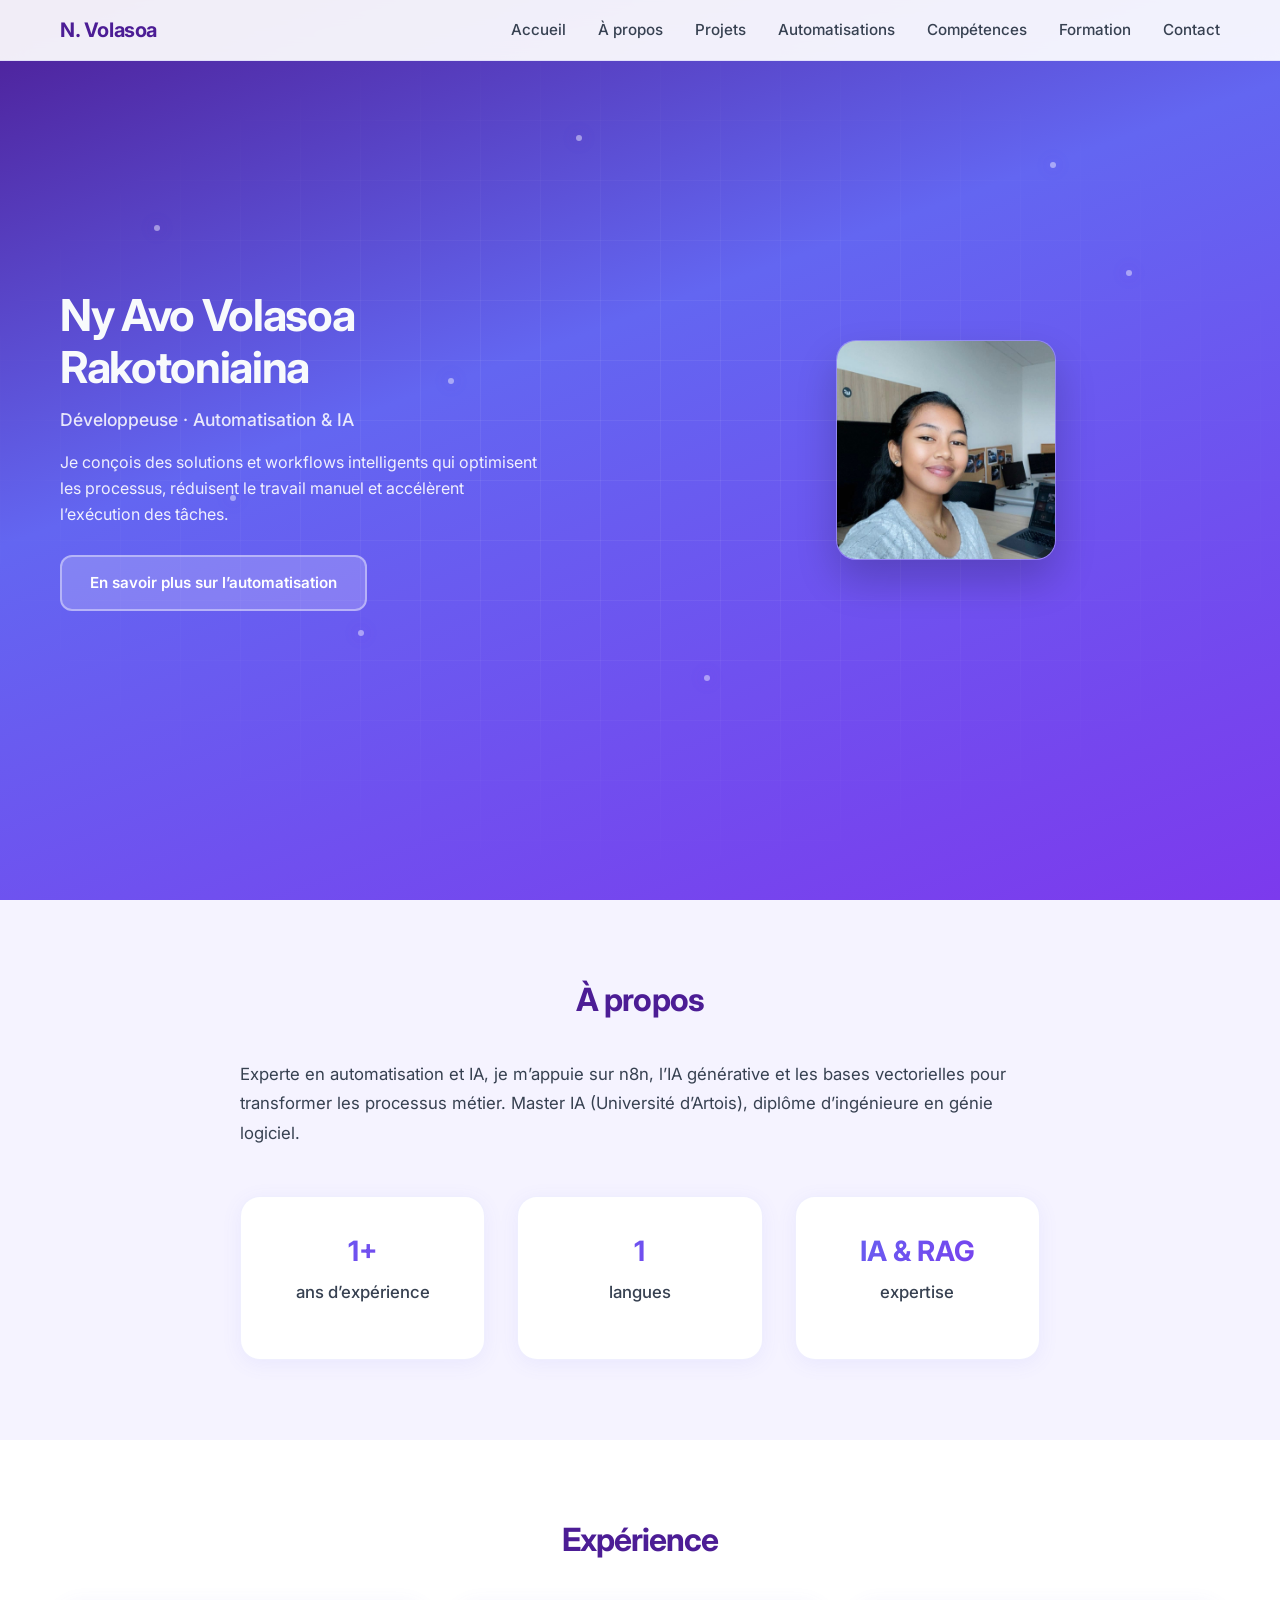
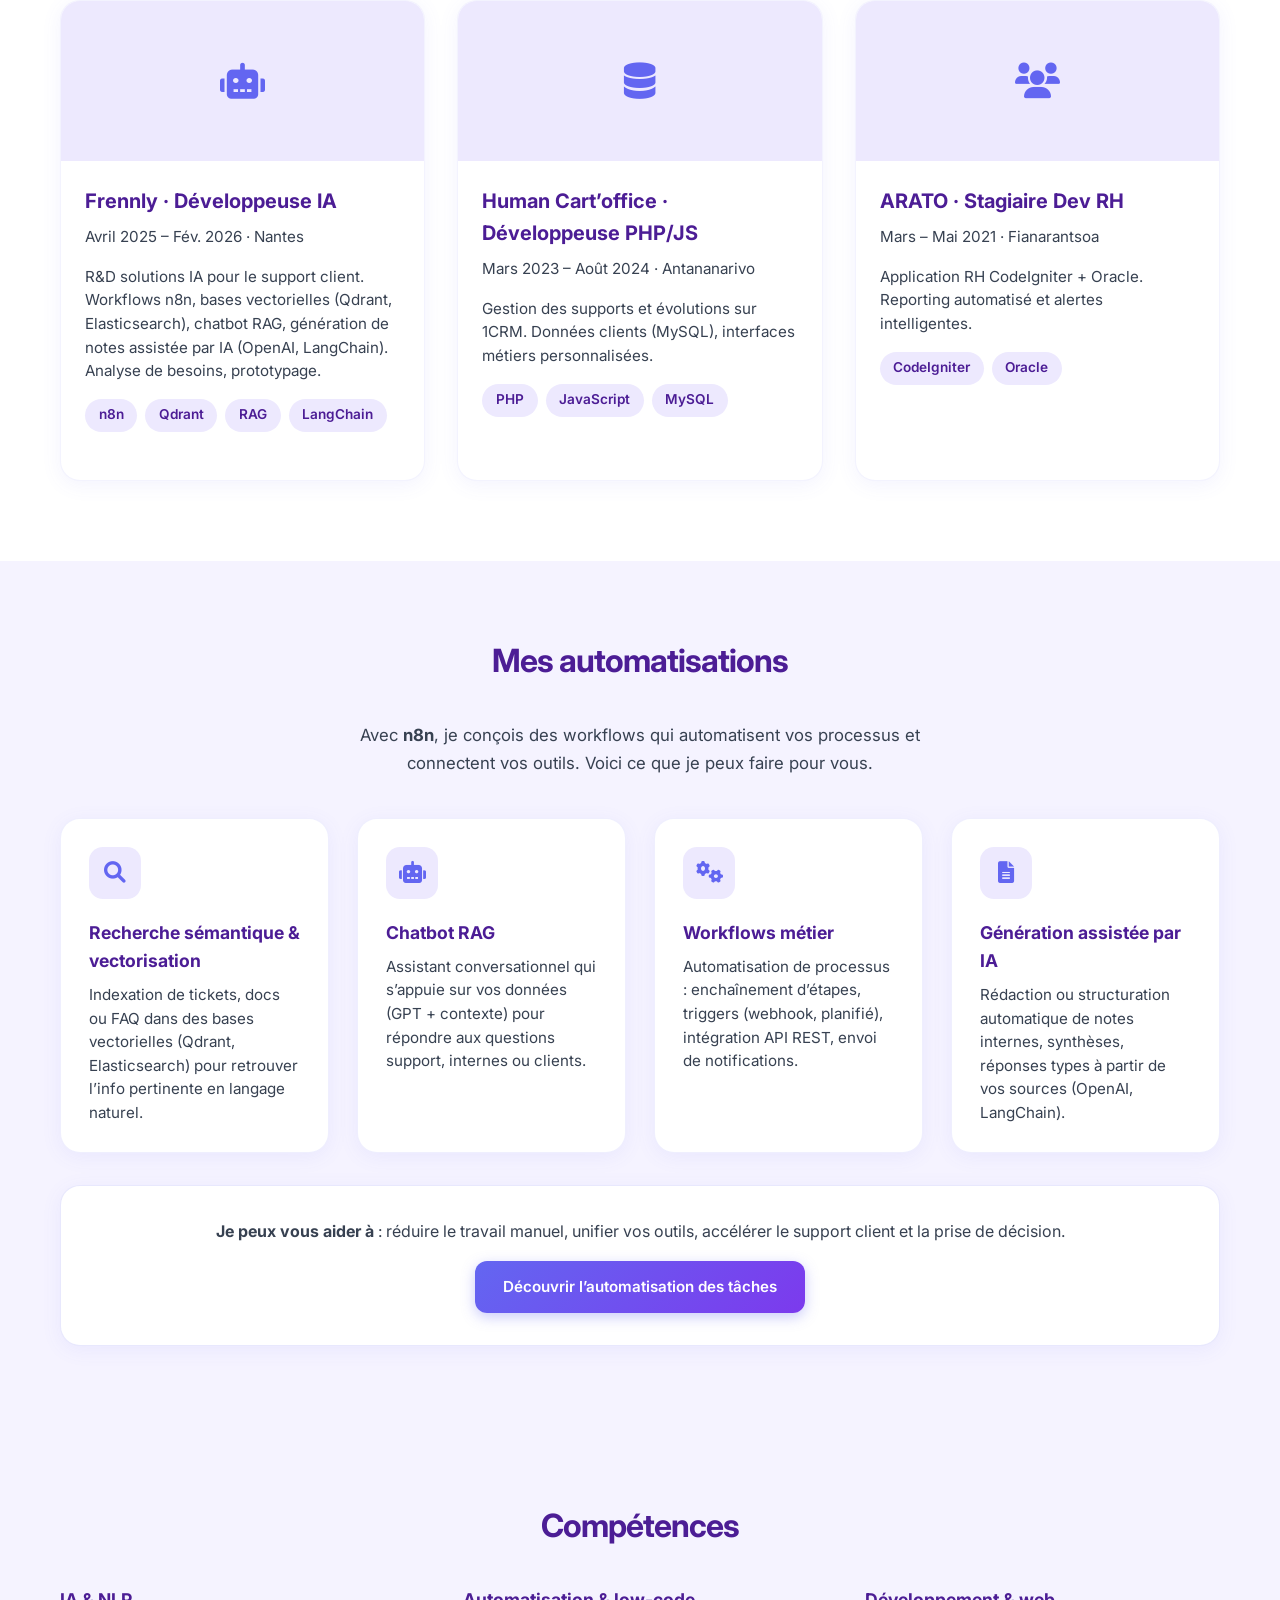
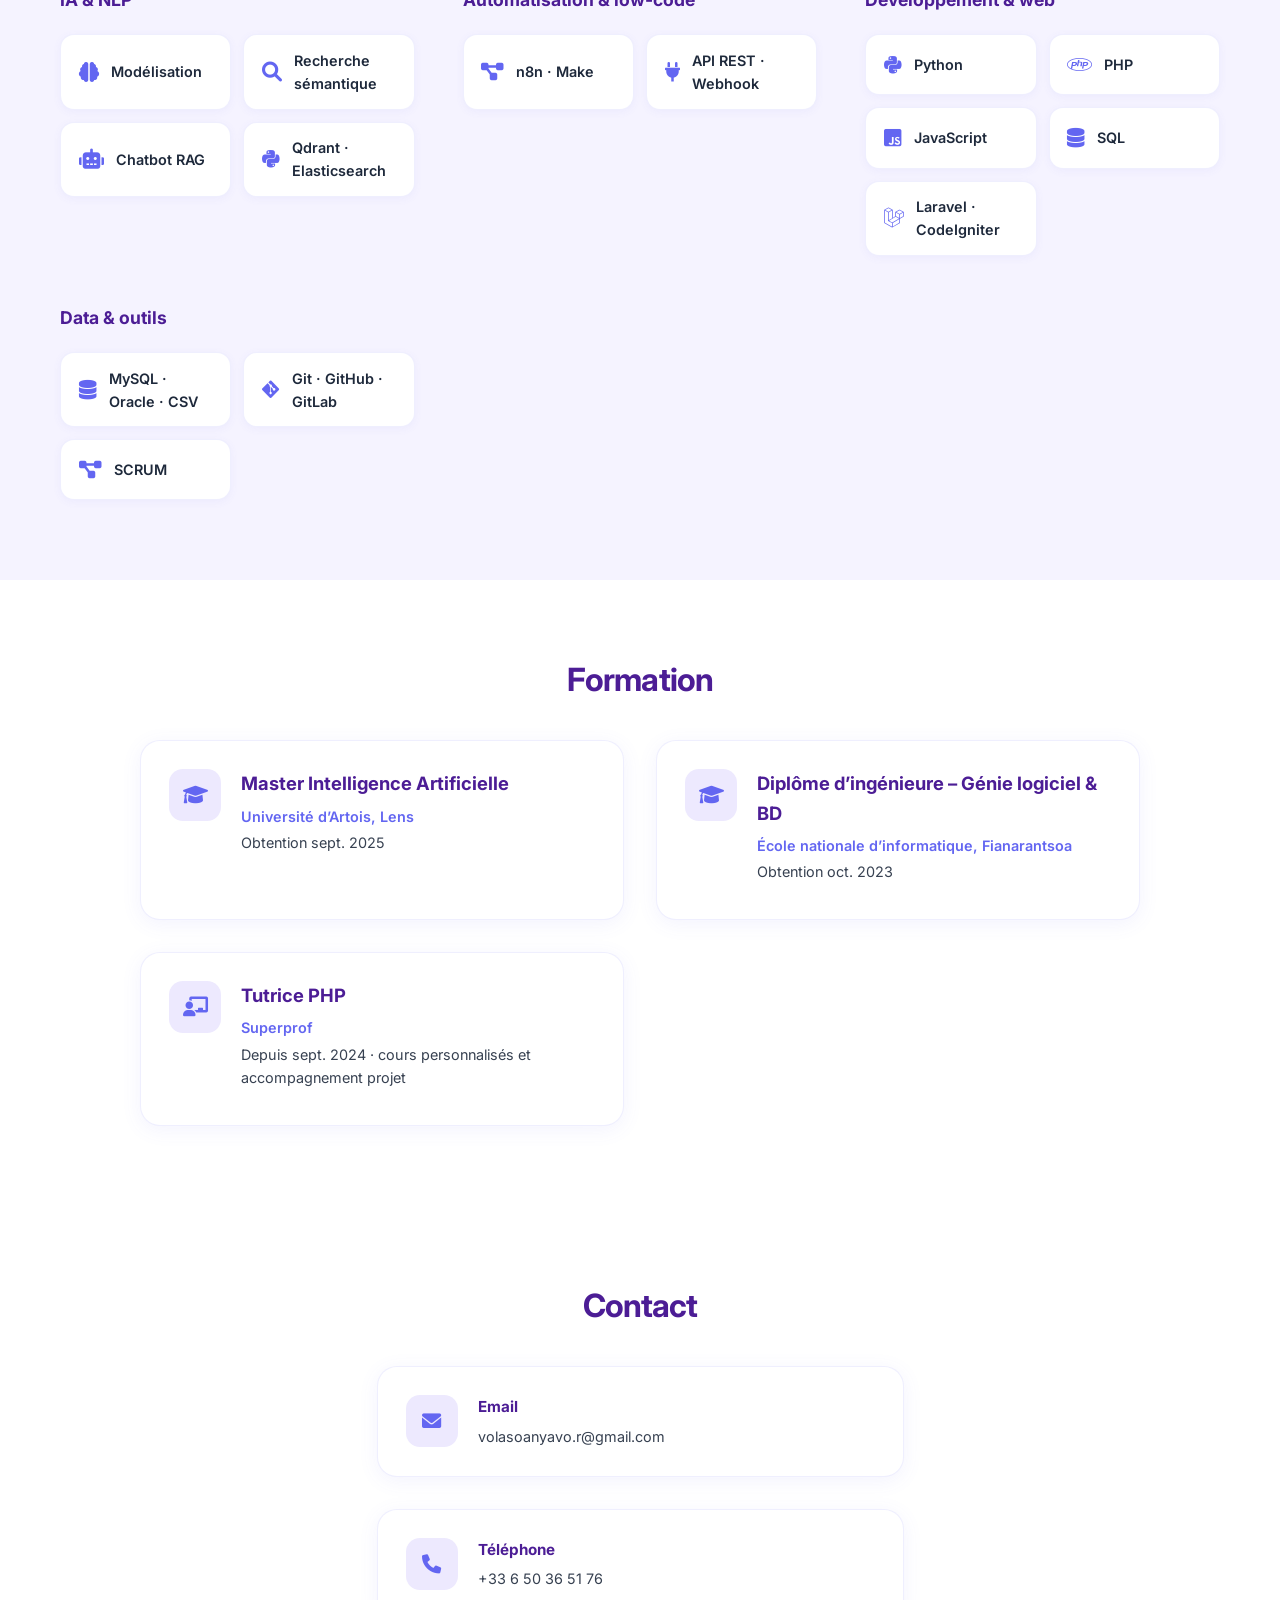
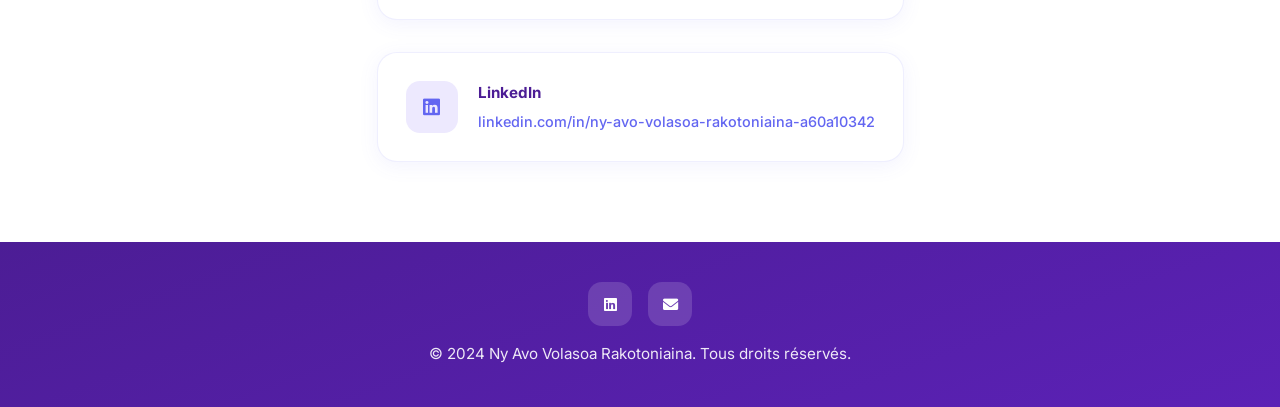
<file: index.html>
<!DOCTYPE html>
<html lang="fr">
<head>
    <meta charset="UTF-8">
    <meta name="viewport" content="width=device-width, initial-scale=1.0">
    <title>Ny Avo Volasoa Rakotoniaina - Portfolio</title>
    <link rel="stylesheet" href="styles.css">
    <link href="https://cdnjs.cloudflare.com/ajax/libs/font-awesome/6.0.0/css/all.min.css" rel="stylesheet">
    <link href="https://fonts.googleapis.com/css2?family=Inter:wght@400;500;600;700&display=swap" rel="stylesheet">
</head>
<body>
    <nav class="navbar">
        <div class="nav-container">
            <div class="nav-logo"><a href="index.html#home">N. Volasoa</a></div>
            <ul class="nav-menu">
                <li class="nav-item"><a href="#home" class="nav-link">Accueil</a></li>
                <li class="nav-item"><a href="#about" class="nav-link">À propos</a></li>
                <li class="nav-item"><a href="#projects" class="nav-link">Projets</a></li>
                <li class="nav-item"><a href="#automations" class="nav-link">Automatisations</a></li>
                <li class="nav-item"><a href="#skills" class="nav-link">Compétences</a></li>
                <li class="nav-item"><a href="#education" class="nav-link">Formation</a></li>
                <li class="nav-item"><a href="#contact" class="nav-link">Contact</a></li>
            </ul>
            <div class="hamburger">
                <span class="bar"></span>
                <span class="bar"></span>
                <span class="bar"></span>
            </div>
        </div>
    </nav>

    <section id="home" class="hero">
        <div class="hero-bg" aria-hidden="true">
            <div class="hero-bg-gradient"></div>
            <div class="hero-bg-grid"></div>
            <div class="hero-bg-nodes">
                <span class="node node-1"></span><span class="node node-2"></span><span class="node node-3"></span>
                <span class="node node-4"></span><span class="node node-5"></span><span class="node node-6"></span>
                <span class="node node-7"></span><span class="node node-8"></span><span class="node node-9"></span>
            </div>
        </div>
        <div class="hero-container">
            <div class="hero-content">
                <h1 class="hero-title">Ny Avo Volasoa <span class="highlight">Rakotoniaina</span></h1>
                <p class="hero-subtitle">Développeuse · Automatisation & IA</p>
                <p class="hero-description">Je conçois des solutions et workflows intelligents qui optimisent les processus, réduisent le travail manuel et accélèrent l’exécution des tâches.</p>
                <div class="hero-buttons">
                    <a href="automatisation.html" class="btn btn-automatisation">En savoir plus sur l’automatisation</a>
                </div>
            </div>
            <div class="hero-image">
                <div class="profile-card">
                    <div class="profile-image">
                        <img src="WhatsApp Image 2025-06-16 à 22.11.07_36542f91.jpg" alt="Photo de profil" class="profile-img">
                    </div>
                </div>
            </div>
        </div>
    </section>

    <section id="about" class="about">
        <div class="container">
            <h2 class="section-title">À propos</h2>
            <div class="about-content">
                <div class="about-text">
                    <p>Experte en automatisation et IA, je m’appuie sur n8n, l’IA générative et les bases vectorielles pour transformer les processus métier. Master IA (Université d’Artois), diplôme d’ingénieure en génie logiciel.</p>
                    <div class="about-stats">
                        <div class="stat"><h3>4+</h3><p>ans d’expérience</p></div>
                        <div class="stat"><h3>3</h3><p>langues</p></div>
                        <div class="stat"><h3>IA & RAG</h3><p>expertise</p></div>
                    </div>
                </div>
            </div>
        </div>
    </section>

    <section id="projects" class="projects">
        <div class="container">
            <h2 class="section-title">Expérience</h2>
            <div class="projects-grid">
                <div class="project-card">
                    <div class="project-image"><i class="fas fa-robot"></i></div>
                    <div class="project-content">
                        <h3>Frennly · Développeuse IA</h3>
                        <p class="project-meta">Avril 2025 – Fév. 2026 · Nantes</p>
                        <p>R&D solutions IA pour le support client. Workflows n8n, bases vectorielles (Qdrant, Elasticsearch), chatbot RAG, génération de notes assistée par IA (OpenAI, LangChain). Analyse de besoins, prototypage.</p>
                        <div class="project-tech"><span class="tech-tag">n8n</span><span class="tech-tag">Qdrant</span><span class="tech-tag">RAG</span><span class="tech-tag">LangChain</span></div>
                    </div>
                </div>
                <div class="project-card">
                    <div class="project-image"><i class="fas fa-database"></i></div>
                    <div class="project-content">
                        <h3>Human Cart’office · Développeuse PHP/JS</h3>
                        <p class="project-meta">Mars 2023 – Août 2024 · Antananarivo</p>
                        <p>Gestion des supports et évolutions sur 1CRM. Données clients (MySQL), interfaces métiers personnalisées.</p>
                        <div class="project-tech"><span class="tech-tag">PHP</span><span class="tech-tag">JavaScript</span><span class="tech-tag">MySQL</span></div>
                    </div>
                </div>
                <div class="project-card">
                    <div class="project-image"><i class="fas fa-users"></i></div>
                    <div class="project-content">
                        <h3>ARATO · Stagiaire Dev RH</h3>
                        <p class="project-meta">Mars – Mai 2021 · Fianarantsoa</p>
                        <p>Application RH CodeIgniter + Oracle. Reporting automatisé et alertes intelligentes.</p>
                        <div class="project-tech"><span class="tech-tag">CodeIgniter</span><span class="tech-tag">Oracle</span></div>
                    </div>
                </div>
            </div>
        </div>
    </section>

    <section id="automations" class="automations">
        <div class="container">
            <h2 class="section-title">Mes automatisations</h2>
            <p class="section-intro">Avec <strong>n8n</strong>, je conçois des workflows qui automatisent vos processus et connectent vos outils. Voici ce que je peux faire pour vous.</p>
            <div class="automations-grid">
                <div class="auto-card">
                    <div class="auto-icon"><i class="fas fa-search"></i></div>
                    <h3>Recherche sémantique & vectorisation</h3>
                    <p>Indexation de tickets, docs ou FAQ dans des bases vectorielles (Qdrant, Elasticsearch) pour retrouver l’info pertinente en langage naturel.</p>
                </div>
                <div class="auto-card">
                    <div class="auto-icon"><i class="fas fa-robot"></i></div>
                    <h3>Chatbot RAG</h3>
                    <p>Assistant conversationnel qui s’appuie sur vos données (GPT + contexte) pour répondre aux questions support, internes ou clients.</p>
                </div>
                <div class="auto-card">
                    <div class="auto-icon"><i class="fas fa-cogs"></i></div>
                    <h3>Workflows métier</h3>
                    <p>Automatisation de processus : enchaînement d’étapes, triggers (webhook, planifié), intégration API REST, envoi de notifications.</p>
                </div>
                <div class="auto-card">
                    <div class="auto-icon"><i class="fas fa-file-alt"></i></div>
                    <h3>Génération assistée par IA</h3>
                    <p>Rédaction ou structuration automatique de notes internes, synthèses, réponses types à partir de vos sources (OpenAI, LangChain).</p>
                </div>
            </div>
            <div class="automations-cta">
                <p><strong>Je peux vous aider à</strong> : réduire le travail manuel, unifier vos outils, accélérer le support client et la prise de décision.</p>
                <a href="automatisation.html" class="btn btn-automatisation-inline">Découvrir l’automatisation des tâches</a>
            </div>
        </div>
    </section>

    <section id="skills" class="skills">
        <div class="container">
            <h2 class="section-title">Compétences</h2>
            <div class="skills-content">
                <div class="skills-category">
                    <h3>IA & NLP</h3>
                    <div class="skills-grid">
                        <div class="skill-item"><div class="skill-icon"><i class="fas fa-brain"></i></div><span>Modélisation</span></div>
                        <div class="skill-item"><div class="skill-icon"><i class="fas fa-search"></i></div><span>Recherche sémantique</span></div>
                        <div class="skill-item"><div class="skill-icon"><i class="fas fa-robot"></i></div><span>Chatbot RAG</span></div>
                        <div class="skill-item"><div class="skill-icon"><i class="fab fa-python"></i></div><span>Qdrant · Elasticsearch</span></div>
                    </div>
                </div>
                <div class="skills-category">
                    <h3>Automatisation & low-code</h3>
                    <div class="skills-grid">
                        <div class="skill-item"><div class="skill-icon"><i class="fas fa-project-diagram"></i></div><span>n8n · Make</span></div>
                        <div class="skill-item"><div class="skill-icon"><i class="fas fa-plug"></i></div><span>API REST · Webhook</span></div>
                    </div>
                </div>
                <div class="skills-category">
                    <h3>Développement & web</h3>
                    <div class="skills-grid">
                        <div class="skill-item"><div class="skill-icon"><i class="fab fa-python"></i></div><span>Python</span></div>
                        <div class="skill-item"><div class="skill-icon"><i class="fab fa-php"></i></div><span>PHP</span></div>
                        <div class="skill-item"><div class="skill-icon"><i class="fab fa-js-square"></i></div><span>JavaScript</span></div>
                        <div class="skill-item"><div class="skill-icon"><i class="fas fa-database"></i></div><span>SQL</span></div>
                        <div class="skill-item"><div class="skill-icon"><i class="fab fa-laravel"></i></div><span>Laravel · CodeIgniter</span></div>
                    </div>
                </div>
                <div class="skills-category">
                    <h3>Data & outils</h3>
                    <div class="skills-grid">
                        <div class="skill-item"><div class="skill-icon"><i class="fas fa-database"></i></div><span>MySQL · Oracle · CSV</span></div>
                        <div class="skill-item"><div class="skill-icon"><i class="fab fa-git-alt"></i></div><span>Git · GitHub · GitLab</span></div>
                        <div class="skill-item"><div class="skill-icon"><i class="fas fa-project-diagram"></i></div><span>SCRUM</span></div>
                    </div>
                </div>
            </div>
        </div>
    </section>

    <section id="education" class="education">
        <div class="container">
            <h2 class="section-title">Formation</h2>
            <div class="education-content">
                <div class="education-grid">
                    <div class="education-card">
                        <div class="education-icon"><i class="fas fa-graduation-cap"></i></div>
                        <div class="education-details">
                            <h3>Master Intelligence Artificielle</h3>
                            <p class="education-school">Université d’Artois, Lens</p>
                            <p class="education-date">Obtention sept. 2025</p>
                        </div>
                    </div>
                    <div class="education-card">
                        <div class="education-icon"><i class="fas fa-graduation-cap"></i></div>
                        <div class="education-details">
                            <h3>Diplôme d’ingénieure – Génie logiciel & BD</h3>
                            <p class="education-school">École nationale d’informatique, Fianarantsoa</p>
                            <p class="education-date">Obtention oct. 2023</p>
                        </div>
                    </div>
                    <div class="education-card">
                        <div class="education-icon"><i class="fas fa-chalkboard-teacher"></i></div>
                        <div class="education-details">
                            <h3>Tutrice PHP</h3>
                            <p class="education-school">Superprof</p>
                            <p class="education-date">Depuis sept. 2024 · cours personnalisés et accompagnement projet</p>
                        </div>
                    </div>
                </div>
            </div>
        </div>
    </section>

    <!-- Section Contact -->
    <section id="contact" class="contact">
        <div class="container">
            <h2 class="section-title">Contact</h2>
            <div class="contact-content">
                <div class="contact-info">
                    <div class="contact-item">
                        <div class="contact-icon">
                            <i class="fas fa-envelope"></i>
                        </div>
                        <div class="contact-details">
                            <h3>Email</h3>
                            <p>volasoanyavo.r@gmail.com</p>
                        </div>
                    </div>
                    <div class="contact-item">
                        <div class="contact-icon"><i class="fas fa-phone"></i></div>
                        <div class="contact-details">
                            <h3>Téléphone</h3>
                            <p>+33 6 50 36 51 76</p>
                        </div>
                    </div>
                    <div class="contact-item">
                        <div class="contact-icon">
                            <i class="fab fa-linkedin"></i>
                        </div>
                        <div class="contact-details">
                            <h3>LinkedIn</h3>
                            <p><a href="https://www.linkedin.com/in/ny-avo-volasoa-rakotoniaina-a60a10342" target="_blank" rel="noopener">linkedin.com/in/ny-avo-volasoa-rakotoniaina-a60a10342</a></p>
                        </div>
                    </div>
                </div>
            </div>
        </div>
    </section>

    <!-- Footer -->
    <footer class="footer">
        <div class="container">
            <div class="footer-content">
                <div class="footer-social">
                    <a href="https://www.linkedin.com/in/ny-avo-volasoa-rakotoniaina-a60a10342" class="social-link" target="_blank" rel="noopener"><i class="fab fa-linkedin"></i></a>
                    <a href="mailto:volasoanyavo.r@gmail.com" class="social-link"><i class="fas fa-envelope"></i></a>
                </div>
                <p>&copy; 2024 Ny Avo Volasoa Rakotoniaina. Tous droits réservés.</p>
            </div>
        </div>
    </footer>

    <script src="script.js"></script>
</body>
</html>
</file>
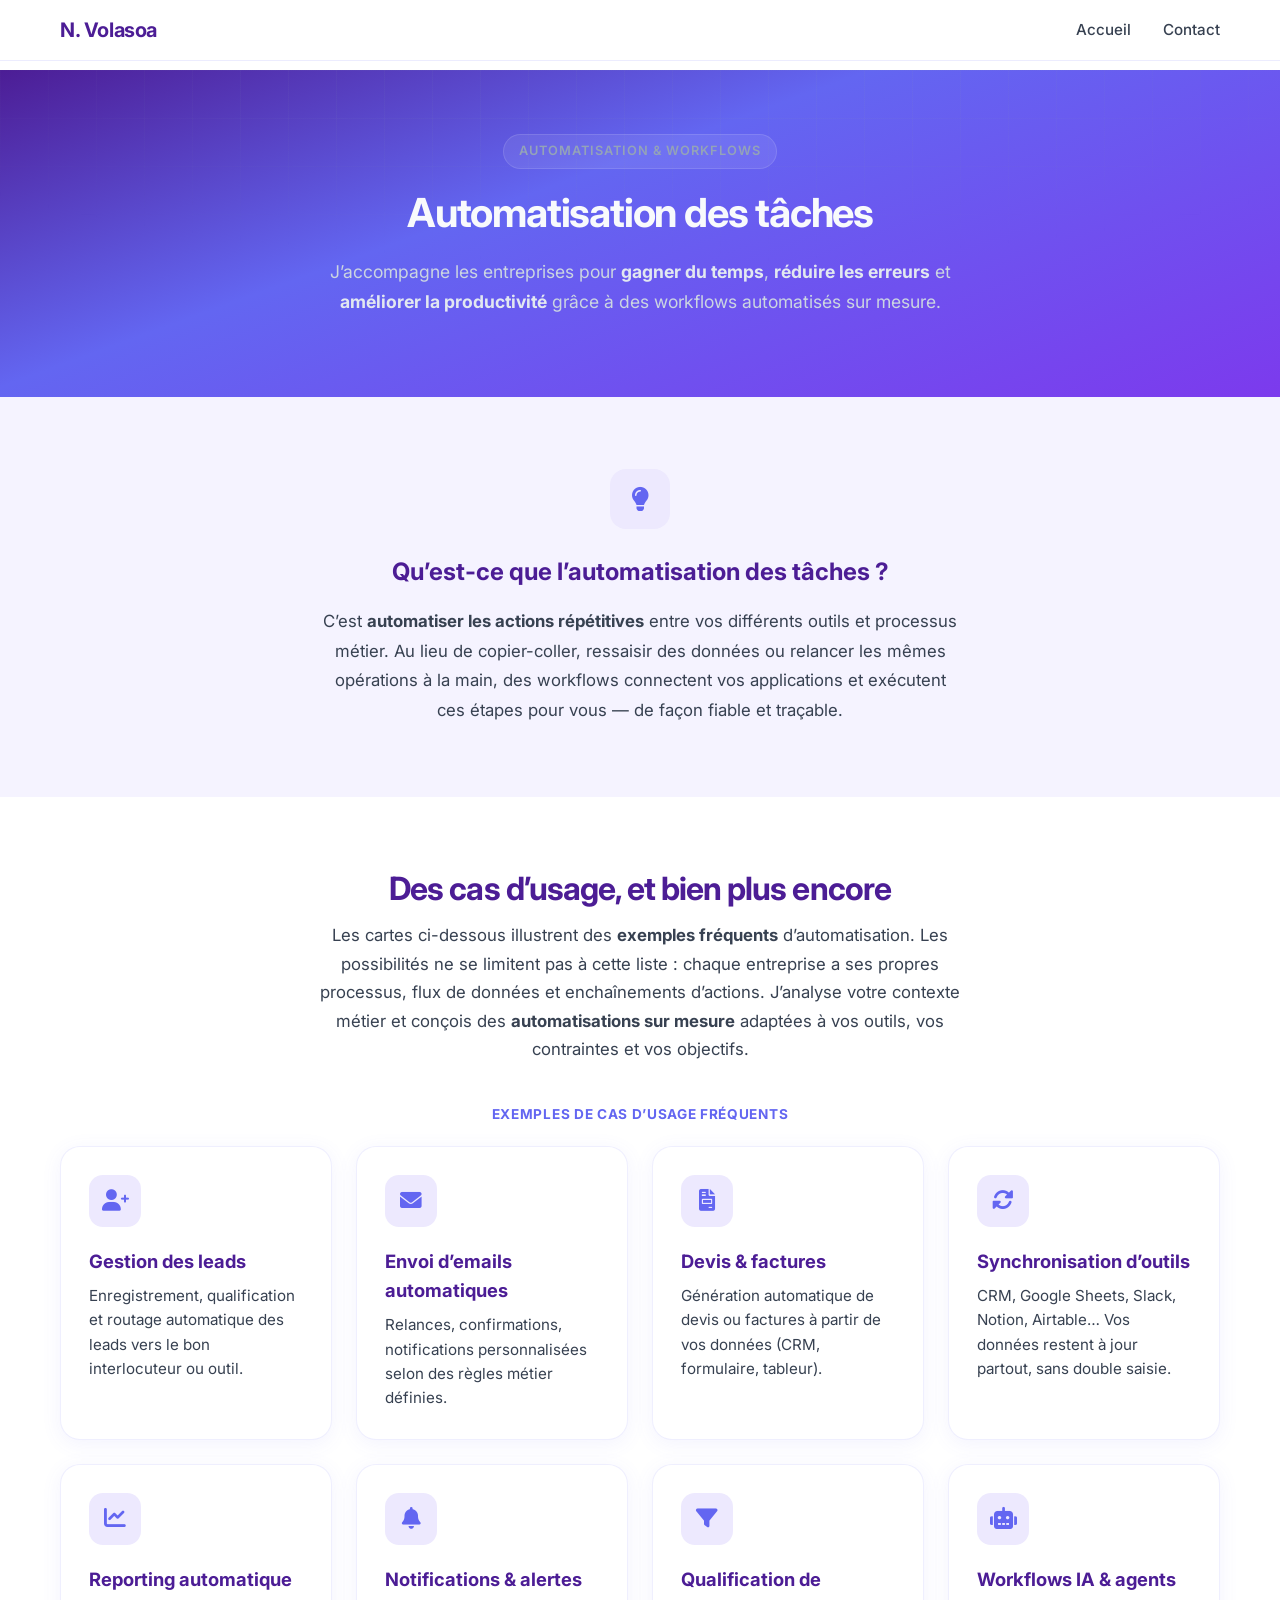
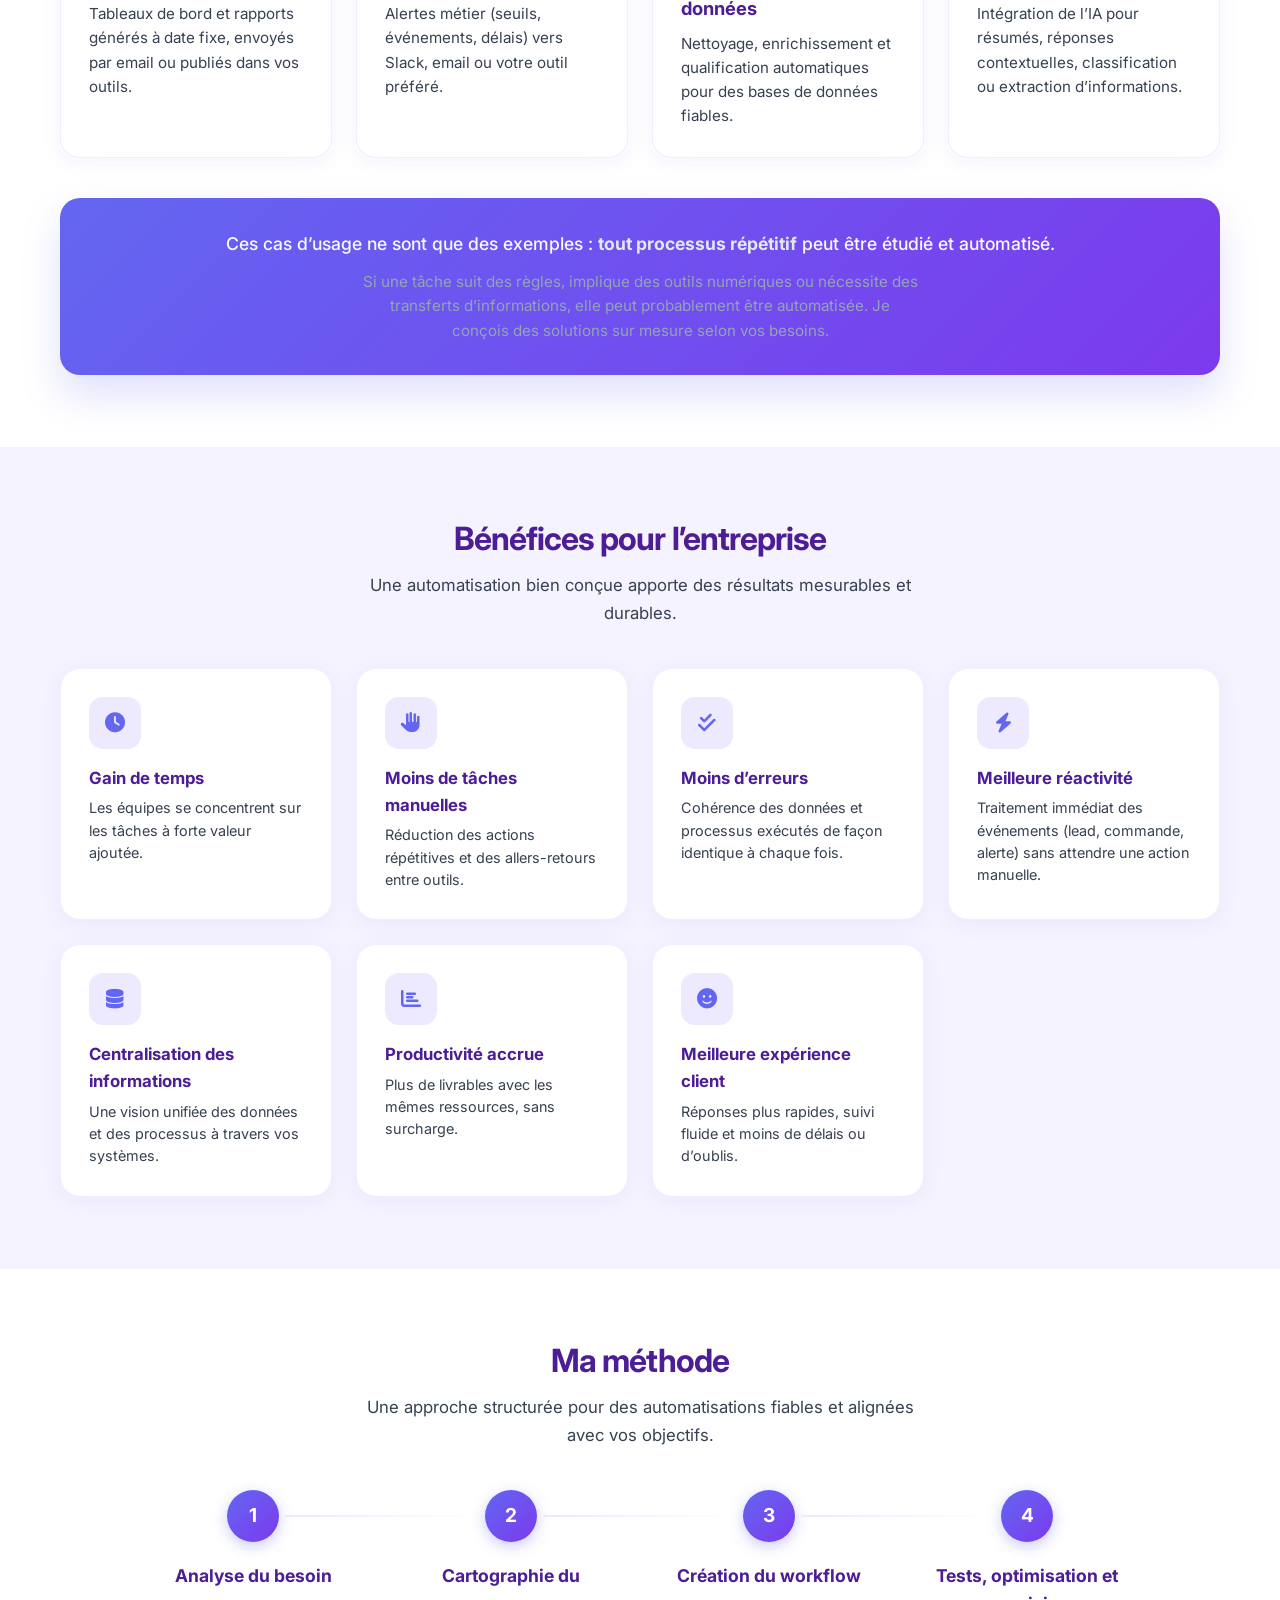
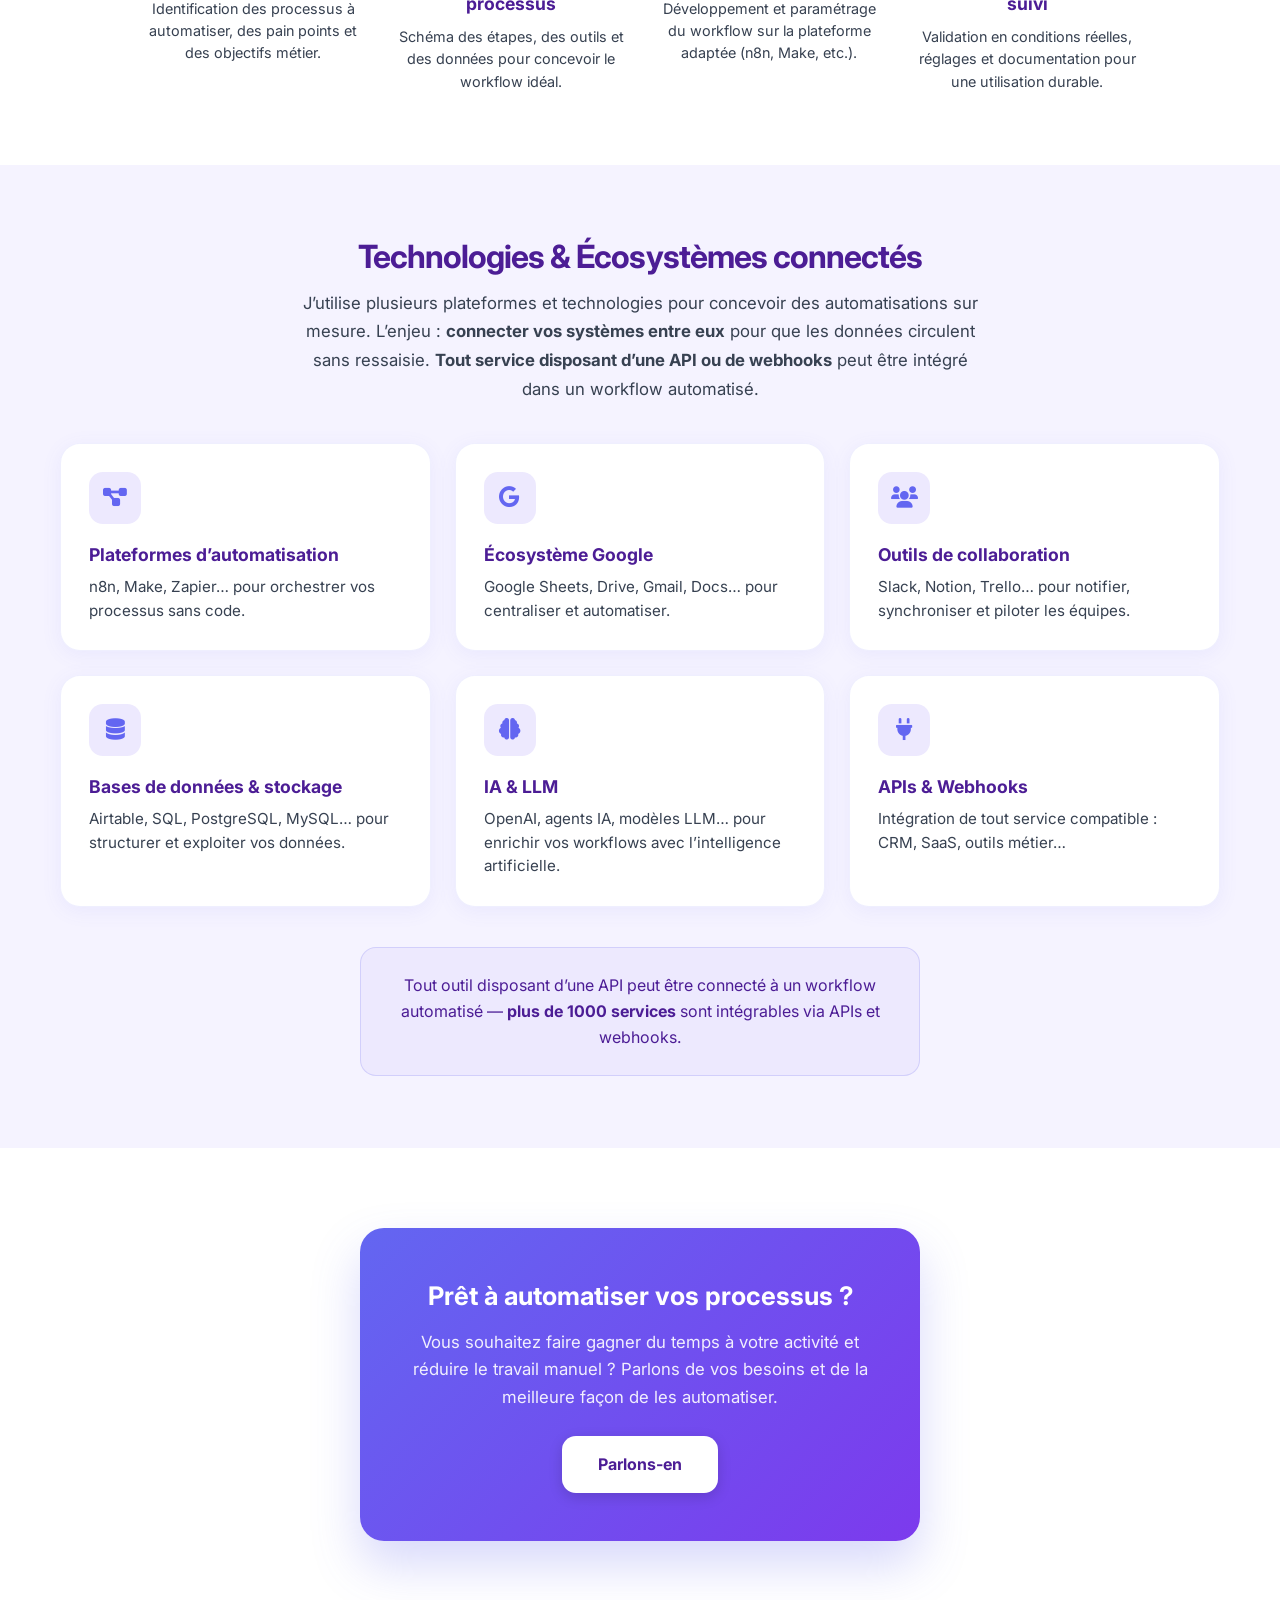
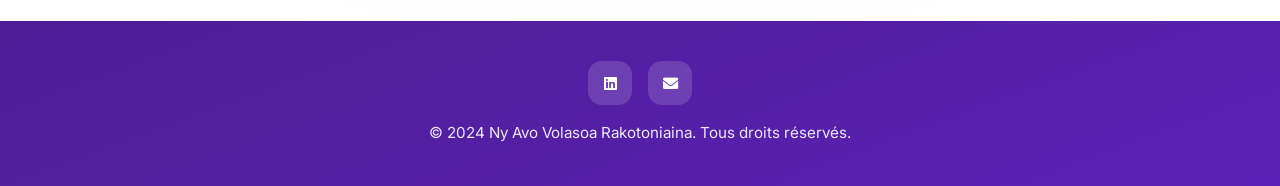
<file: automatisation.html>
<!DOCTYPE html>
<html lang="fr">
<head>
    <meta charset="UTF-8">
    <meta name="viewport" content="width=device-width, initial-scale=1.0">
    <title>Automatisation des tâches | Ny Avo Volasoa Rakotoniaina</title>
    <link rel="stylesheet" href="styles.css">
    <link href="https://cdnjs.cloudflare.com/ajax/libs/font-awesome/6.0.0/css/all.min.css" rel="stylesheet">
    <link href="https://fonts.googleapis.com/css2?family=Inter:wght@400;500;600;700&display=swap" rel="stylesheet">
</head>
<body class="page-automatisation">
    <nav class="navbar">
        <div class="nav-container">
            <div class="nav-logo"><a href="index.html">N. Volasoa</a></div>
            <ul class="nav-menu">
                <li class="nav-item"><a href="index.html" class="nav-link">Accueil</a></li>
                <li class="nav-item"><a href="index.html#contact" class="nav-link">Contact</a></li>
            </ul>
            <div class="hamburger">
                <span class="bar"></span>
                <span class="bar"></span>
                <span class="bar"></span>
            </div>
        </div>
    </nav>

    <main class="ap-main">
        <!-- Hero -->
        <header class="ap-hero">
            <div class="ap-hero-bg" aria-hidden="true">
                <div class="ap-hero-gradient"></div>
                <div class="ap-hero-grid"></div>
            </div>
            <div class="container ap-hero-inner">
                <p class="ap-hero-badge">Automatisation & workflows</p>
                <h1 class="ap-hero-title">Automatisation des tâches</h1>
                <p class="ap-hero-subtitle">J’accompagne les entreprises pour <strong>gagner du temps</strong>, <strong>réduire les erreurs</strong> et <strong>améliorer la productivité</strong> grâce à des workflows automatisés sur mesure.</p>
            </div>
        </header>

        <!-- Qu'est-ce que l'automatisation -->
        <section class="ap-section ap-section--alt">
            <div class="container">
                <div class="ap-block ap-block--centered">
                    <div class="ap-block-icon"><i class="fas fa-lightbulb"></i></div>
                    <h2 class="ap-block-title">Qu’est-ce que l’automatisation des tâches ?</h2>
                    <p class="ap-block-text">C’est <strong>automatiser les actions répétitives</strong> entre vos différents outils et processus métier. Au lieu de copier-coller, ressaisir des données ou relancer les mêmes opérations à la main, des workflows connectent vos applications et exécutent ces étapes pour vous — de façon fiable et traçable.</p>
                </div>
            </div>
        </section>

        <!-- Ce que je peux automatiser -->
        <section class="ap-section">
            <div class="container">
                <h2 class="ap-section-title">Des cas d’usage, et bien plus encore</h2>
                <p class="ap-section-intro ap-cards-intro">Les cartes ci-dessous illustrent des <strong>exemples fréquents</strong> d’automatisation. Les possibilités ne se limitent pas à cette liste : chaque entreprise a ses propres processus, flux de données et enchaînements d’actions. J’analyse votre contexte métier et conçois des <strong>automatisations sur mesure</strong> adaptées à vos outils, vos contraintes et vos objectifs.</p>
                <p class="ap-cards-label">Exemples de cas d’usage fréquents</p>
                <div class="ap-cards">
                    <article class="ap-card">
                        <div class="ap-card-icon"><i class="fas fa-user-plus"></i></div>
                        <h3 class="ap-card-title">Gestion des leads</h3>
                        <p class="ap-card-text">Enregistrement, qualification et routage automatique des leads vers le bon interlocuteur ou outil.</p>
                    </article>
                    <article class="ap-card">
                        <div class="ap-card-icon"><i class="fas fa-envelope"></i></div>
                        <h3 class="ap-card-title">Envoi d’emails automatiques</h3>
                        <p class="ap-card-text">Relances, confirmations, notifications personnalisées selon des règles métier définies.</p>
                    </article>
                    <article class="ap-card">
                        <div class="ap-card-icon"><i class="fas fa-file-invoice"></i></div>
                        <h3 class="ap-card-title">Devis & factures</h3>
                        <p class="ap-card-text">Génération automatique de devis ou factures à partir de vos données (CRM, formulaire, tableur).</p>
                    </article>
                    <article class="ap-card">
                        <div class="ap-card-icon"><i class="fas fa-sync-alt"></i></div>
                        <h3 class="ap-card-title">Synchronisation d’outils</h3>
                        <p class="ap-card-text">CRM, Google Sheets, Slack, Notion, Airtable… Vos données restent à jour partout, sans double saisie.</p>
                    </article>
                    <article class="ap-card">
                        <div class="ap-card-icon"><i class="fas fa-chart-line"></i></div>
                        <h3 class="ap-card-title">Reporting automatique</h3>
                        <p class="ap-card-text">Tableaux de bord et rapports générés à date fixe, envoyés par email ou publiés dans vos outils.</p>
                    </article>
                    <article class="ap-card">
                        <div class="ap-card-icon"><i class="fas fa-bell"></i></div>
                        <h3 class="ap-card-title">Notifications & alertes</h3>
                        <p class="ap-card-text">Alertes métier (seuils, événements, délais) vers Slack, email ou votre outil préféré.</p>
                    </article>
                    <article class="ap-card">
                        <div class="ap-card-icon"><i class="fas fa-filter"></i></div>
                        <h3 class="ap-card-title">Qualification de données</h3>
                        <p class="ap-card-text">Nettoyage, enrichissement et qualification automatiques pour des bases de données fiables.</p>
                    </article>
                    <article class="ap-card">
                        <div class="ap-card-icon"><i class="fas fa-robot"></i></div>
                        <h3 class="ap-card-title">Workflows IA & agents</h3>
                        <p class="ap-card-text">Intégration de l’IA pour résumés, réponses contextuelles, classification ou extraction d’informations.</p>
                    </article>
                </div>
                <div class="ap-cards-cta">
                    <p class="ap-cards-cta-main">Ces cas d’usage ne sont que des exemples : <strong>tout processus répétitif</strong> peut être étudié et automatisé.</p>
                    <p class="ap-cards-cta-sub">Si une tâche suit des règles, implique des outils numériques ou nécessite des transferts d’informations, elle peut probablement être automatisée. Je conçois des solutions sur mesure selon vos besoins.</p>
                </div>
            </div>
        </section>

        <!-- Bénéfices -->
        <section class="ap-section ap-section--alt">
            <div class="container">
                <h2 class="ap-section-title">Bénéfices pour l’entreprise</h2>
                <p class="ap-section-intro">Une automatisation bien conçue apporte des résultats mesurables et durables.</p>
                <div class="ap-benefits">
                    <div class="ap-benefit">
                        <div class="ap-benefit-icon"><i class="fas fa-clock"></i></div>
                        <h3 class="ap-benefit-title">Gain de temps</h3>
                        <p class="ap-benefit-text">Les équipes se concentrent sur les tâches à forte valeur ajoutée.</p>
                    </div>
                    <div class="ap-benefit">
                        <div class="ap-benefit-icon"><i class="fas fa-hand-paper"></i></div>
                        <h3 class="ap-benefit-title">Moins de tâches manuelles</h3>
                        <p class="ap-benefit-text">Réduction des actions répétitives et des allers-retours entre outils.</p>
                    </div>
                    <div class="ap-benefit">
                        <div class="ap-benefit-icon"><i class="fas fa-check-double"></i></div>
                        <h3 class="ap-benefit-title">Moins d’erreurs</h3>
                        <p class="ap-benefit-text">Cohérence des données et processus exécutés de façon identique à chaque fois.</p>
                    </div>
                    <div class="ap-benefit">
                        <div class="ap-benefit-icon"><i class="fas fa-bolt"></i></div>
                        <h3 class="ap-benefit-title">Meilleure réactivité</h3>
                        <p class="ap-benefit-text">Traitement immédiat des événements (lead, commande, alerte) sans attendre une action manuelle.</p>
                    </div>
                    <div class="ap-benefit">
                        <div class="ap-benefit-icon"><i class="fas fa-database"></i></div>
                        <h3 class="ap-benefit-title">Centralisation des informations</h3>
                        <p class="ap-benefit-text">Une vision unifiée des données et des processus à travers vos systèmes.</p>
                    </div>
                    <div class="ap-benefit">
                        <div class="ap-benefit-icon"><i class="fas fa-chart-bar"></i></div>
                        <h3 class="ap-benefit-title">Productivité accrue</h3>
                        <p class="ap-benefit-text">Plus de livrables avec les mêmes ressources, sans surcharge.</p>
                    </div>
                    <div class="ap-benefit">
                        <div class="ap-benefit-icon"><i class="fas fa-smile"></i></div>
                        <h3 class="ap-benefit-title">Meilleure expérience client</h3>
                        <p class="ap-benefit-text">Réponses plus rapides, suivi fluide et moins de délais ou d’oublis.</p>
                    </div>
                </div>
            </div>
        </section>

        <!-- Ma méthode -->
        <section class="ap-section">
            <div class="container">
                <h2 class="ap-section-title">Ma méthode</h2>
                <p class="ap-section-intro">Une approche structurée pour des automatisations fiables et alignées avec vos objectifs.</p>
                <div class="ap-steps">
                    <div class="ap-step">
                        <span class="ap-step-num">1</span>
                        <div class="ap-step-content">
                            <h3 class="ap-step-title">Analyse du besoin</h3>
                            <p class="ap-step-text">Identification des processus à automatiser, des pain points et des objectifs métier.</p>
                        </div>
                    </div>
                    <div class="ap-step">
                        <span class="ap-step-num">2</span>
                        <div class="ap-step-content">
                            <h3 class="ap-step-title">Cartographie du processus</h3>
                            <p class="ap-step-text">Schéma des étapes, des outils et des données pour concevoir le workflow idéal.</p>
                        </div>
                    </div>
                    <div class="ap-step">
                        <span class="ap-step-num">3</span>
                        <div class="ap-step-content">
                            <h3 class="ap-step-title">Création du workflow</h3>
                            <p class="ap-step-text">Développement et paramétrage du workflow sur la plateforme adaptée (n8n, Make, etc.).</p>
                        </div>
                    </div>
                    <div class="ap-step">
                        <span class="ap-step-num">4</span>
                        <div class="ap-step-content">
                            <h3 class="ap-step-title">Tests, optimisation et suivi</h3>
                            <p class="ap-step-text">Validation en conditions réelles, réglages et documentation pour une utilisation durable.</p>
                        </div>
                    </div>
                </div>
            </div>
        </section>

        <!-- Outils & Intégrations -->
        <section class="ap-section ap-section--alt">
            <div class="container">
                <h2 class="ap-section-title">Technologies & Écosystèmes connectés</h2>
                <p class="ap-section-intro ap-tools-intro">J’utilise plusieurs plateformes et technologies pour concevoir des automatisations sur mesure. L’enjeu : <strong>connecter vos systèmes entre eux</strong> pour que les données circulent sans ressaisie. <strong>Tout service disposant d’une API ou de webhooks</strong> peut être intégré dans un workflow automatisé.</p>
                <div class="ap-tools-categories">
                    <article class="ap-tool-category">
                        <div class="ap-tool-category-icon"><i class="fas fa-project-diagram"></i></div>
                        <h3 class="ap-tool-category-title">Plateformes d’automatisation</h3>
                        <p class="ap-tool-category-desc">n8n, Make, Zapier… pour orchestrer vos processus sans code.</p>
                    </article>
                    <article class="ap-tool-category">
                        <div class="ap-tool-category-icon"><i class="fab fa-google"></i></div>
                        <h3 class="ap-tool-category-title">Écosystème Google</h3>
                        <p class="ap-tool-category-desc">Google Sheets, Drive, Gmail, Docs… pour centraliser et automatiser.</p>
                    </article>
                    <article class="ap-tool-category">
                        <div class="ap-tool-category-icon"><i class="fas fa-users"></i></div>
                        <h3 class="ap-tool-category-title">Outils de collaboration</h3>
                        <p class="ap-tool-category-desc">Slack, Notion, Trello… pour notifier, synchroniser et piloter les équipes.</p>
                    </article>
                    <article class="ap-tool-category">
                        <div class="ap-tool-category-icon"><i class="fas fa-database"></i></div>
                        <h3 class="ap-tool-category-title">Bases de données & stockage</h3>
                        <p class="ap-tool-category-desc">Airtable, SQL, PostgreSQL, MySQL… pour structurer et exploiter vos données.</p>
                    </article>
                    <article class="ap-tool-category">
                        <div class="ap-tool-category-icon"><i class="fas fa-brain"></i></div>
                        <h3 class="ap-tool-category-title">IA & LLM</h3>
                        <p class="ap-tool-category-desc">OpenAI, agents IA, modèles LLM… pour enrichir vos workflows avec l’intelligence artificielle.</p>
                    </article>
                    <article class="ap-tool-category">
                        <div class="ap-tool-category-icon"><i class="fas fa-plug"></i></div>
                        <h3 class="ap-tool-category-title">APIs & Webhooks</h3>
                        <p class="ap-tool-category-desc">Intégration de tout service compatible : CRM, SaaS, outils métier…</p>
                    </article>
                </div>
                <p class="ap-tools-cta">Tout outil disposant d’une API peut être connecté à un workflow automatisé — <strong>plus de 1000 services</strong> sont intégrables via APIs et webhooks.</p>
            </div>
        </section>

        <!-- CTA -->
        <section class="ap-section ap-cta-section">
            <div class="container">
                <div class="ap-cta">
                    <h2 class="ap-cta-title">Prêt à automatiser vos processus ?</h2>
                    <p class="ap-cta-text">Vous souhaitez faire gagner du temps à votre activité et réduire le travail manuel ? Parlons de vos besoins et de la meilleure façon de les automatiser.</p>
                    <a href="index.html#contact" class="ap-cta-btn">Parlons-en</a>
                </div>
            </div>
        </section>
    </main>

    <footer class="footer">
        <div class="container">
            <div class="footer-content">
                <div class="footer-social">
                    <a href="https://www.linkedin.com/in/ny-avo-volasoa-rakotoniaina-a60a10342" class="social-link" target="_blank" rel="noopener"><i class="fab fa-linkedin"></i></a>
                    <a href="mailto:volasoanyavo.r@gmail.com" class="social-link"><i class="fas fa-envelope"></i></a>
                </div>
                <p>&copy; 2024 Ny Avo Volasoa Rakotoniaina. Tous droits réservés.</p>
            </div>
        </div>
    </footer>

    <script src="script.js"></script>
    <script>
        // Mobile menu for this page
        document.querySelector('.hamburger')?.addEventListener('click', function() {
            document.querySelector('.nav-menu')?.classList.toggle('active');
        });
        document.querySelectorAll('.nav-link').forEach(function(link) {
            link.addEventListener('click', function() {
                document.querySelector('.nav-menu')?.classList.remove('active');
            });
        });
    </script>
</body>
</html>
</file>
<file: styles.css>
/* Reset et base - Palette Violet / Indigo (IA / SaaS) */
:root {
    --indigo: #6366F1;
    --indigo-hover: #4F46E5;
    --violet: #7C3AED;
    --violet-fonce: #4C1D95;
    --violet-clair: #EDE9FE;
    --violet-clair-2: #F5F3FF;
    --fond-clair: #F8FAFC;
    --texte: #1e293b;
    --texte-muted: #374151;
    --gradient-primary: linear-gradient(135deg, #6366F1 0%, #7C3AED 100%);
    --gradient-hero: linear-gradient(160deg, #4C1D95 0%, #6366F1 40%, #7C3AED 100%);
    --shadow-card: 0 4px 20px rgba(99, 102, 241, 0.08);
    --shadow-card-hover: 0 20px 40px rgba(99, 102, 241, 0.12);
}

* {
    margin: 0;
    padding: 0;
    box-sizing: border-box;
}

html {
    scroll-behavior: smooth;
}

body {
    font-family: 'Inter', sans-serif;
    line-height: 1.6;
    color: var(--texte);
    overflow-x: hidden;
}

.container {
    max-width: 1200px;
    margin: 0 auto;
    padding: 0 20px;
}

/* Navigation */
.navbar {
    position: fixed;
    top: 0;
    width: 100%;
    background: rgba(255, 255, 255, 0.92);
    backdrop-filter: blur(12px);
    border-bottom: 1px solid rgba(99, 102, 241, 0.12);
    z-index: 1000;
    padding: 0.875rem 0;
    transition: all 0.2s ease;
}

.nav-container {
    max-width: 1200px;
    margin: 0 auto;
    padding: 0 20px;
    display: flex;
    justify-content: space-between;
    align-items: center;
}

.nav-logo a {
    font-size: 1.25rem;
    font-weight: 700;
    color: var(--violet-fonce);
    text-decoration: none;
    letter-spacing: -0.02em;
    transition: color 0.2s ease;
}

.nav-logo a:hover {
    color: var(--indigo);
}

.nav-menu {
    display: flex;
    list-style: none;
    gap: 2rem;
}

.nav-link {
    color: var(--texte-muted);
    text-decoration: none;
    font-weight: 500;
    font-size: 0.95rem;
    transition: color 0.2s ease;
    position: relative;
}

.nav-link:hover {
    color: var(--violet-fonce);
}

.nav-link::after {
    content: '';
    position: absolute;
    width: 0;
    height: 2px;
    bottom: -4px;
    left: 0;
    background: var(--gradient-primary);
    border-radius: 1px;
    transition: width 0.2s ease;
}

.nav-link:hover::after {
    width: 100%;
}

.hamburger {
    display: none;
    flex-direction: column;
    cursor: pointer;
}

.bar {
    width: 25px;
    height: 3px;
    background-color: var(--violet-fonce);
    margin: 3px 0;
    border-radius: 2px;
    transition: 0.3s;
}

/* Hero Section */
.hero {
    position: relative;
    min-height: 100vh;
    display: flex;
    align-items: center;
    color: #f8fafc;
    padding-top: 80px;
    overflow: hidden;
}

/* Hero animated background - IA / automatisation */
.hero-bg {
    position: absolute;
    inset: 0;
    z-index: 0;
}

.hero-bg-gradient {
    position: absolute;
    inset: 0;
    background: var(--gradient-hero);
    animation: heroGradientShift 12s ease-in-out infinite alternate;
}

@keyframes heroGradientShift {
    0% { opacity: 1; }
    100% { opacity: 0.92; }
}

.hero-bg-grid {
    position: absolute;
    inset: 0;
    background-image:
        linear-gradient(rgba(255, 255, 255, 0.06) 1px, transparent 1px),
        linear-gradient(90deg, rgba(255, 255, 255, 0.06) 1px, transparent 1px);
    background-size: 60px 60px;
    mask-image: radial-gradient(ellipse 80% 70% at 50% 50%, black 20%, transparent 70%);
    -webkit-mask-image: radial-gradient(ellipse 80% 70% at 50% 50%, black 20%, transparent 70%);
    animation: heroGridPulse 8s ease-in-out infinite;
}

@keyframes heroGridPulse {
    0%, 100% { opacity: 0.6; }
    50% { opacity: 1; }
}

.hero-bg-nodes {
    position: absolute;
    inset: 0;
    pointer-events: none;
}

.hero-bg-nodes .node {
    position: absolute;
    width: 6px;
    height: 6px;
    border-radius: 50%;
    background: rgba(237, 233, 254, 0.5);
    box-shadow: 0 0 16px rgba(124, 58, 237, 0.3);
    animation: heroNodeFloat 15s ease-in-out infinite;
}

.hero-bg-nodes .node-1 { left: 12%; top: 25%; animation-delay: 0s; }
.hero-bg-nodes .node-2 { left: 28%; top: 70%; animation-delay: -2s; }
.hero-bg-nodes .node-3 { left: 45%; top: 15%; animation-delay: -4s; }
.hero-bg-nodes .node-4 { left: 72%; top: 55%; animation-delay: -1s; }
.hero-bg-nodes .node-5 { left: 88%; top: 30%; animation-delay: -3s; }
.hero-bg-nodes .node-6 { left: 18%; top: 55%; animation-delay: -5s; }
.hero-bg-nodes .node-7 { left: 55%; top: 75%; animation-delay: -6s; }
.hero-bg-nodes .node-8 { left: 82%; top: 18%; animation-delay: -7s; }
.hero-bg-nodes .node-9 { left: 35%; top: 42%; animation-delay: -8s; }

@keyframes heroNodeFloat {
    0%, 100% { transform: translate(0, 0) scale(1); opacity: 0.35; }
    25% { transform: translate(8px, -12px) scale(1.1); opacity: 0.5; }
    50% { transform: translate(-5px, 8px) scale(0.95); opacity: 0.4; }
    75% { transform: translate(10px, 5px) scale(1.05); opacity: 0.45; }
}

.hero-container {
    position: relative;
    z-index: 1;
    max-width: 1200px;
    margin: 0 auto;
    padding: 0 20px;
    display: grid;
    grid-template-columns: 1fr 1fr;
    gap: 4rem;
    align-items: center;
}

.hero-title {
    font-size: 2.75rem;
    font-weight: 700;
    margin-bottom: 0.75rem;
    line-height: 1.2;
    letter-spacing: -0.03em;
}

.highlight {
    color: var(--violet-clair);
    font-weight: 500;
}

.hero-subtitle {
    font-size: 1.1rem;
    margin-bottom: 1rem;
    color: rgba(255, 255, 255, 0.85);
    font-weight: 500;
}

.hero-description {
    font-size: 1rem;
    margin-bottom: 1.75rem;
    color: rgba(255, 255, 255, 0.9);
    max-width: 480px;
}

.hero-buttons {
    display: flex;
    gap: 1rem;
}

.btn {
    padding: 14px 28px;
    border-radius: 12px;
    text-decoration: none;
    font-weight: 600;
    font-size: 0.95rem;
    transition: all 0.25s ease;
    display: inline-block;
}

.btn-primary {
    background: #fff;
    color: var(--violet-fonce);
    box-shadow: 0 4px 14px rgba(0, 0, 0, 0.15);
}

.btn-primary:hover {
    background: var(--violet-clair);
    color: var(--violet-fonce);
    transform: translateY(-2px);
    box-shadow: 0 8px 24px rgba(99, 102, 241, 0.25);
}

.btn-secondary {
    background: transparent;
    color: #fff;
    border: 2px solid rgba(255, 255, 255, 0.5);
}

.btn-secondary:hover {
    background: rgba(255, 255, 255, 0.15);
    border-color: #fff;
    transform: translateY(-2px);
}

.btn-automatisation {
    background: rgba(255, 255, 255, 0.2);
    color: #fff;
    border: 2px solid rgba(255, 255, 255, 0.4);
}

.btn-automatisation:hover {
    background: rgba(255, 255, 255, 0.3);
    border-color: rgba(255, 255, 255, 0.6);
    transform: translateY(-2px);
}

.btn-automatisation-inline {
    display: inline-block;
    margin-top: 1rem;
    padding: 0.85rem 1.75rem;
    background: var(--gradient-primary);
    color: #fff;
    font-weight: 600;
    font-size: 0.95rem;
    text-decoration: none;
    border-radius: 12px;
    transition: all 0.25s ease;
    box-shadow: 0 4px 14px rgba(99, 102, 241, 0.35);
}

.btn-automatisation-inline:hover {
    transform: translateY(-2px);
    box-shadow: 0 8px 24px rgba(99, 102, 241, 0.4);
    filter: brightness(1.05);
}

.hero-image {
    display: flex;
    justify-content: center;
    align-items: center;
}

.profile-card {
    width: 220px;
    height: 220px;
    background: rgba(255, 255, 255, 0.1);
    border-radius: 20px;
    display: flex;
    align-items: center;
    justify-content: center;
    border: 1px solid rgba(255, 255, 255, 0.2);
    overflow: hidden;
    box-shadow: 0 20px 40px rgba(0, 0, 0, 0.2);
}

.profile-image {
    width: 100%;
    height: 100%;
    display: flex;
    align-items: center;
    justify-content: center;
}

.profile-image .profile-img {
    width: 100%;
    height: 100%;
    object-fit: cover;
    display: block;
}

/* Sections générales */
section {
    padding: 5rem 0;
}

.section-title {
    text-align: center;
    font-size: 2rem;
    font-weight: 700;
    margin-bottom: 2.5rem;
    color: var(--violet-fonce);
    letter-spacing: -0.03em;
    line-height: 1.25;
}

.section-intro {
    text-align: center;
    max-width: 640px;
    margin: 0 auto 2.5rem;
    color: var(--texte-muted);
    font-size: 1.05rem;
    line-height: 1.7;
}

/* About Section */
.about {
    background: var(--violet-clair-2);
}

.about-content {
    max-width: 800px;
    margin: 0 auto;
}

.about-text p {
    font-size: 1.05rem;
    margin-bottom: 1.25rem;
    color: var(--texte-muted);
    line-height: 1.75;
}

.about-stats {
    display: grid;
    grid-template-columns: repeat(3, 1fr);
    gap: 2rem;
    margin-top: 3rem;
}

.stat {
    text-align: center;
    padding: 2rem;
    background: #fff;
    border-radius: 20px;
    box-shadow: var(--shadow-card);
    border: 1px solid rgba(99, 102, 241, 0.1);
    transition: transform 0.3s ease, box-shadow 0.3s ease;
}

.stat:hover {
    transform: translateY(-6px);
    box-shadow: var(--shadow-card-hover);
}

.stat h3 {
    font-size: 1.75rem;
    font-weight: 700;
    background: var(--gradient-primary);
    -webkit-background-clip: text;
    -webkit-text-fill-color: transparent;
    background-clip: text;
    margin-bottom: 0.25rem;
}

.stat p {
    color: var(--texte-muted);
    font-weight: 500;
}

/* Projects Section */
.projects-grid {
    display: grid;
    grid-template-columns: repeat(auto-fit, minmax(350px, 1fr));
    gap: 2rem;
}

.project-card {
    background: #fff;
    border-radius: 20px;
    overflow: hidden;
    box-shadow: var(--shadow-card);
    border: 1px solid rgba(99, 102, 241, 0.08);
    transition: all 0.3s ease;
}

.project-card:hover {
    transform: translateY(-6px);
    box-shadow: var(--shadow-card-hover);
}

.project-image {
    height: 160px;
    background: var(--violet-clair);
    display: flex;
    align-items: center;
    justify-content: center;
    font-size: 2.25rem;
    color: var(--indigo);
}

.project-content {
    padding: 1.5rem;
}

.project-meta {
    font-size: 0.85rem;
    color: var(--texte-muted);
    margin-bottom: 0.75rem;
}

.project-content h3 {
    font-size: 1.25rem;
    font-weight: 700;
    margin-bottom: 0.5rem;
    color: var(--violet-fonce);
}

.project-content p {
    color: var(--texte-muted);
    margin-bottom: 1rem;
    line-height: 1.55;
    font-size: 0.95rem;
}

.project-tech {
    display: flex;
    flex-wrap: wrap;
    gap: 0.5rem;
    margin-bottom: 1.5rem;
}

.tech-tag {
    background: var(--violet-clair);
    color: var(--violet-fonce);
    padding: 0.35rem 0.85rem;
    border-radius: 100px;
    font-size: 0.85rem;
    font-weight: 600;
}

.project-links {
    display: flex;
    gap: 1rem;
}

.project-link {
    color: var(--indigo);
    text-decoration: none;
    font-weight: 600;
    font-size: 0.9rem;
}

.project-link:hover {
    text-decoration: underline;
}

/* Automations Section (index) */
.automations {
    background: var(--violet-clair-2);
}

.automations-grid {
    display: grid;
    grid-template-columns: repeat(auto-fit, minmax(260px, 1fr));
    gap: 1.75rem;
    margin-bottom: 2rem;
}

.auto-card {
    background: #fff;
    padding: 1.75rem;
    border-radius: 20px;
    border: 1px solid rgba(99, 102, 241, 0.1);
    box-shadow: var(--shadow-card);
    transition: all 0.3s ease;
}

.auto-card:hover {
    transform: translateY(-4px);
    box-shadow: var(--shadow-card-hover);
    border-color: rgba(99, 102, 241, 0.2);
}

.auto-icon {
    width: 52px;
    height: 52px;
    background: var(--violet-clair);
    border-radius: 14px;
    display: flex;
    align-items: center;
    justify-content: center;
    color: var(--indigo);
    font-size: 1.35rem;
    margin-bottom: 1.25rem;
}

.auto-card h3 {
    font-size: 1.1rem;
    font-weight: 700;
    color: var(--violet-fonce);
    margin-bottom: 0.5rem;
}

.auto-card p {
    font-size: 0.95rem;
    color: var(--texte-muted);
    line-height: 1.55;
}

.automations-cta {
    text-align: center;
    padding: 2rem;
    background: #fff;
    border-radius: 20px;
    border: 1px solid rgba(99, 102, 241, 0.15);
    box-shadow: var(--shadow-card);
    font-size: 1rem;
    color: var(--texte-muted);
    line-height: 1.65;
}

.automations-cta a {
    color:white;
    font-weight: 600;
    text-decoration: none;
}

.automations-cta a:hover {
    text-decoration: underline;
}

.automations-cta a:hover {
    text-decoration: none;
}

.automations-cta .btn-automatisation-inline {
    margin-top: 1rem;
}

/* Skills Section */
.skills {
    background: var(--violet-clair-2);
}

.skills-content {
    display: grid;
    grid-template-columns: repeat(auto-fit, minmax(300px, 1fr));
    gap: 3rem;
}

.skills-category h3 {
    font-size: 1.1rem;
    font-weight: 700;
    margin-bottom: 1.25rem;
    color: var(--violet-fonce);
    text-align: left;
}

.skills-grid {
    display: grid;
    grid-template-columns: repeat(auto-fill, minmax(140px, 1fr));
    gap: 0.75rem;
}

.skill-item {
    display: flex;
    align-items: center;
    gap: 0.75rem;
    padding: 0.85rem 1.1rem;
    background: #fff;
    border-radius: 14px;
    border: 1px solid rgba(99, 102, 241, 0.1);
    box-shadow: 0 2px 8px rgba(99, 102, 241, 0.06);
    transition: all 0.25s ease;
}

.skill-item:hover {
    transform: translateY(-2px);
    box-shadow: var(--shadow-card);
}

.skill-icon {
    font-size: 1.25rem;
    margin-bottom: 0;
    color: var(--indigo);
}

.skill-item span {
    font-weight: 600;
    color: var(--texte);
    font-size: 0.9rem;
}

/* Education Section */
.education {
    background: #fff;
}

.education-content {
    max-width: 1000px;
    margin: 0 auto;
}

.education-grid {
    display: grid;
    grid-template-columns: repeat(auto-fit, minmax(400px, 1fr));
    gap: 2rem;
}

.education-card {
    display: flex;
    align-items: flex-start;
    gap: 1.25rem;
    padding: 1.75rem;
    background: #fff;
    border-radius: 20px;
    border: 1px solid rgba(99, 102, 241, 0.1);
    box-shadow: var(--shadow-card);
    transition: all 0.3s ease;
}

.education-card:hover {
    transform: translateY(-4px);
    box-shadow: var(--shadow-card-hover);
}

.education-icon {
    width: 52px;
    height: 52px;
    background: var(--violet-clair);
    border-radius: 14px;
    display: flex;
    align-items: center;
    justify-content: center;
    color: var(--indigo);
    font-size: 1.25rem;
    flex-shrink: 0;
}

.education-details h3 {
    font-size: 1.15rem;
    font-weight: 700;
    margin-bottom: 0.35rem;
    color: var(--violet-fonce);
}

.education-school {
    font-weight: 600;
    color: var(--indigo);
    font-size: 0.9rem;
    margin-bottom: 0.2rem;
}

.education-date {
    font-size: 0.9rem;
    color: var(--texte-muted);
    margin-bottom: 0.5rem;
}

.education-description {
    font-size: 0.95rem;
    color: var(--texte-muted);
    line-height: 1.6;
    margin-top: 0.5rem;
}

/* Contact Section */
.contact-content {
    display: flex;
    justify-content: center;
    flex-wrap: wrap;
    gap: 2rem;
}

.contact-info {
    display: flex;
    flex-direction: column;
    gap: 2rem;
}

.contact-item {
    display: flex;
    align-items: center;
    gap: 1.25rem;
    padding: 1.75rem;
    background: #fff;
    border-radius: 20px;
    border: 1px solid rgba(99, 102, 241, 0.1);
    box-shadow: var(--shadow-card);
    transition: all 0.3s ease;
}

.contact-item:hover {
    transform: translateY(-2px);
    box-shadow: var(--shadow-card-hover);
}

.contact-icon {
    width: 52px;
    height: 52px;
    background: var(--violet-clair);
    border-radius: 14px;
    display: flex;
    align-items: center;
    justify-content: center;
    color: var(--indigo);
    font-size: 1.2rem;
}

.contact-details h3 {
    font-weight: 700;
    margin-bottom: 0.35rem;
    color: var(--violet-fonce);
    font-size: 0.95rem;
}

.contact-details p {
    color: var(--texte-muted);
    font-size: 0.9rem;
}

.contact-details a {
    color: var(--indigo);
    text-decoration: none;
    font-weight: 500;
}

.contact-details a:hover {
    text-decoration: underline;
}

.contact-form {
    background: white;
    padding: 2rem;
    border-radius: 12px;
    box-shadow: 0 4px 6px rgba(0, 0, 0, 0.1);
}

.form-group {
    margin-bottom: 1.5rem;
}

.form-group input,
.form-group textarea {
    width: 100%;
    padding: 12px;
    border: 2px solid #e5e7eb;
    border-radius: 8px;
    font-size: 1rem;
    transition: border-color 0.3s ease;
}

.form-group input:focus,
.form-group textarea:focus {
    outline: none;
    border-color: #0f172a;
}

.form-group textarea {
    resize: vertical;
    min-height: 120px;
}

/* Footer */
.footer {
    background: linear-gradient(160deg, var(--violet-fonce) 0%, #5B21B6 100%);
    color: rgba(255, 255, 255, 0.9);
    padding: 2.5rem 0;
    text-align: center;
    font-size: 0.95rem;
}

.footer-social {
    display: flex;
    justify-content: center;
    gap: 1rem;
    margin-bottom: 1rem;
}

.social-link {
    width: 44px;
    height: 44px;
    background: rgba(255, 255, 255, 0.15);
    border-radius: 14px;
    display: flex;
    align-items: center;
    justify-content: center;
    color: #fff;
    text-decoration: none;
    transition: all 0.25s ease;
}

.social-link:hover {
    background: rgba(255, 255, 255, 0.25);
    transform: translateY(-2px);
}

/* Responsive Design */
@media (max-width: 768px) {
    .hamburger {
        display: flex;
    }

    .nav-menu {
        position: fixed;
        left: -100%;
        top: 70px;
        flex-direction: column;
        background-color: white;
        width: 100%;
        text-align: center;
        transition: 0.3s;
        box-shadow: 0 10px 27px rgba(0, 0, 0, 0.05);
        padding: 2rem 0;
    }

    .nav-menu.active {
        left: 0;
    }

    .hero-container {
        grid-template-columns: 1fr;
        text-align: center;
        gap: 2rem;
    }

    .hero-title {
        font-size: 2.5rem;
    }

    .hero-buttons {
        justify-content: center;
        flex-wrap: wrap;
    }

    .about-stats {
        grid-template-columns: 1fr;
    }

    .contact-content {
        grid-template-columns: 1fr;
        gap: 2rem;
    }

    .skills-content {
        grid-template-columns: 1fr;
    }

    .projects-grid {
        grid-template-columns: 1fr;
    }

    .education-grid {
        grid-template-columns: 1fr;
    }

    .education-card {
        flex-direction: column;
        text-align: center;
        gap: 1rem;
    }

    .automations-grid {
        grid-template-columns: 1fr;
    }
}

@media (max-width: 480px) {
    .hero-title {
        font-size: 2rem;
    }

    .section-title {
        font-size: 2rem;
    }

    .profile-card {
        width: 180px;
        height: 180px;
    }
}

/* Animations */
@keyframes fadeInUp {
    from {
        opacity: 0;
        transform: translateY(30px);
    }
    to {
        opacity: 1;
        transform: translateY(0);
    }
}

.hero-content,
.project-card,
.skill-item,
.contact-item {
    animation: fadeInUp 0.6s ease-out;
}

/* Scroll animations */
.fade-in {
    opacity: 0;
    transform: translateY(30px);
    transition: all 0.6s ease;
}

.fade-in.visible {
    opacity: 1;
    transform: translateY(0);
}

/* ========== Page Automatisation des tâches ========== */
.page-automatisation {
    padding-top: 70px;
}

.ap-main {
    min-height: 100vh;
}

/* Hero page automatisation */
.ap-hero {
    position: relative;
    padding: 4rem 0 5rem;
    overflow: hidden;
}

.ap-hero-bg {
    position: absolute;
    inset: 0;
    z-index: 0;
}

.ap-hero-gradient {
    position: absolute;
    inset: 0;
    background: var(--gradient-hero);
}

.ap-hero-grid {
    position: absolute;
    inset: 0;
    background-image:
        linear-gradient(rgba(148, 163, 184, 0.06) 1px, transparent 1px),
        linear-gradient(90deg, rgba(148, 163, 184, 0.06) 1px, transparent 1px);
    background-size: 48px 48px;
    mask-image: radial-gradient(ellipse 90% 80% at 50% 0%, black 30%, transparent 75%);
    -webkit-mask-image: radial-gradient(ellipse 90% 80% at 50% 0%, black 30%, transparent 75%);
}

.ap-hero-inner {
    position: relative;
    z-index: 1;
    text-align: center;
    max-width: 720px;
    margin: 0 auto;
}

.ap-hero-badge {
    display: inline-block;
    font-size: 0.8rem;
    font-weight: 600;
    letter-spacing: 0.08em;
    text-transform: uppercase;
    color: #94a3b8;
    margin-bottom: 1.25rem;
    padding: 0.4rem 0.9rem;
    background: rgba(255, 255, 255, 0.08);
    border-radius: 100px;
    border: 1px solid rgba(255, 255, 255, 0.12);
}

.ap-hero-title {
    font-size: 2.5rem;
    font-weight: 700;
    letter-spacing: -0.03em;
    color: #f8fafc;
    margin-bottom: 1.25rem;
    line-height: 1.2;
}

.ap-hero-subtitle {
    font-size: 1.1rem;
    line-height: 1.7;
    color: #cbd5e1;
}

.ap-hero-subtitle strong {
    color: #e2e8f0;
}

/* Sections */
.ap-section {
    padding: 4.5rem 0;
}

.ap-section--alt {
    background: var(--violet-clair-2);
}

.ap-section-title {
    font-size: 2rem;
    font-weight: 700;
    letter-spacing: -0.03em;
    color: var(--violet-fonce);
    text-align: center;
    margin-bottom: 0.75rem;
    line-height: 1.25;
}

.ap-section-intro {
    text-align: center;
    max-width: 560px;
    margin: 0 auto 2.5rem;
    color: var(--texte-muted);
    font-size: 1.05rem;
    line-height: 1.7;
}

/* Bloc centré (Qu'est-ce que...) */
.ap-block {
    max-width: 640px;
    margin: 0 auto;
}

.ap-block--centered {
    text-align: center;
}

.ap-block-icon {
    width: 60px;
    height: 60px;
    margin: 0 auto 1.5rem;
    background: var(--violet-clair);
    border-radius: 16px;
    display: flex;
    align-items: center;
    justify-content: center;
    color: var(--indigo);
    font-size: 1.5rem;
}

.ap-block-title {
    font-size: 1.5rem;
    font-weight: 700;
    color: var(--violet-fonce);
    margin-bottom: 1rem;
}

.ap-block-text {
    font-size: 1.05rem;
    line-height: 1.75;
    color: var(--texte-muted);
}

/* Cartes "Ce que je peux automatiser" */
.ap-cards {
    display: grid;
    grid-template-columns: repeat(auto-fill, minmax(260px, 1fr));
    gap: 1.5rem;
}

.ap-card {
    background: #fff;
    border: 1px solid rgba(99, 102, 241, 0.1);
    border-radius: 20px;
    padding: 1.75rem;
    box-shadow: var(--shadow-card);
    transition: all 0.3s ease;
}

.ap-card:hover {
    transform: translateY(-6px);
    box-shadow: var(--shadow-card-hover);
    border-color: rgba(99, 102, 241, 0.2);
}

.ap-card-icon {
    width: 52px;
    height: 52px;
    background: var(--violet-clair);
    border-radius: 14px;
    display: flex;
    align-items: center;
    justify-content: center;
    color: var(--indigo);
    font-size: 1.35rem;
    margin-bottom: 1.25rem;
}

.ap-card-title {
    font-size: 1.15rem;
    font-weight: 700;
    color: var(--violet-fonce);
    margin-bottom: 0.5rem;
}

.ap-card-text {
    font-size: 0.95rem;
    line-height: 1.6;
    color: var(--texte-muted);
}

.ap-cards-intro {
    max-width: 680px;
}

.ap-cards-label {
    font-size: 0.85rem;
    font-weight: 700;
    letter-spacing: 0.05em;
    text-transform: uppercase;
    color: var(--indigo);
    margin-bottom: 1.25rem;
    text-align: center;
}

.ap-cards-cta {
    margin-top: 2.5rem;
    padding: 2rem 2rem;
    background: var(--gradient-primary);
    border-radius: 20px;
    text-align: center;
    box-shadow: 0 20px 40px rgba(99, 102, 241, 0.2);
}

.ap-cards-cta-main {
    font-size: 1.1rem;
    font-weight: 500;
    line-height: 1.6;
    color: #f8fafc;
    margin-bottom: 0.75rem;
}

.ap-cards-cta-main strong {
    color: #e2e8f0;
}

.ap-cards-cta-sub {
    font-size: 0.95rem;
    line-height: 1.6;
    color: #94a3b8;
    max-width: 560px;
    margin: 0 auto;
}

/* Bénéfices */
.ap-benefits {
    display: grid;
    grid-template-columns: repeat(auto-fill, minmax(240px, 1fr));
    gap: 1.5rem;
}

.ap-benefit {
    background: #fff;
    border: 1px solid rgba(99, 102, 241, 0.1);
    border-radius: 20px;
    padding: 1.75rem;
    box-shadow: var(--shadow-card);
    transition: all 0.3s ease;
}

.ap-benefit:hover {
    transform: translateY(-4px);
    box-shadow: var(--shadow-card-hover);
}

.ap-benefit-icon {
    width: 52px;
    height: 52px;
    background: var(--violet-clair);
    border-radius: 14px;
    display: flex;
    align-items: center;
    justify-content: center;
    color: var(--indigo);
    font-size: 1.25rem;
    margin-bottom: 1rem;
}

.ap-benefit-title {
    font-size: 1.05rem;
    font-weight: 700;
    color: var(--violet-fonce);
    margin-bottom: 0.35rem;
}

.ap-benefit-text {
    font-size: 0.9rem;
    line-height: 1.55;
    color: var(--texte-muted);
}

/* Ma méthode - étapes */
.ap-steps {
    display: grid;
    grid-template-columns: repeat(4, 1fr);
    gap: 2rem;
    max-width: 1000px;
    margin: 0 auto;
}

.ap-step {
    text-align: center;
    position: relative;
}

.ap-step:not(:last-child)::after {
    content: '';
    position: absolute;
    top: 1.6rem;
    left: calc(50% + 2rem);
    width: calc(100% - 2rem);
    height: 2px;
    background: linear-gradient(90deg, var(--violet-clair), transparent);
    border-radius: 1px;
}

.ap-step-num {
    display: inline-flex;
    align-items: center;
    justify-content: center;
    width: 3.25rem;
    height: 3.25rem;
    background: var(--gradient-primary);
    color: #fff;
    font-weight: 700;
    font-size: 1.2rem;
    border-radius: 50%;
    margin-bottom: 1.25rem;
    box-shadow: 0 4px 14px rgba(99, 102, 241, 0.35);
}

.ap-step-title {
    font-size: 1.1rem;
    font-weight: 700;
    color: var(--violet-fonce);
    margin-bottom: 0.5rem;
}

.ap-step-text {
    font-size: 0.9rem;
    line-height: 1.55;
    color: var(--texte-muted);
}

/* Outils & Intégrations - catégories */
.ap-tools-intro {
    max-width: 680px;
    margin-left: auto;
    margin-right: auto;
}

.ap-tools-categories {
    display: grid;
    grid-template-columns: repeat(auto-fill, minmax(280px, 1fr));
    gap: 1.5rem;
    margin-bottom: 2.5rem;
}

.ap-tool-category {
    background: #fff;
    border: 1px solid rgba(99, 102, 241, 0.1);
    border-radius: 20px;
    padding: 1.75rem;
    box-shadow: var(--shadow-card);
    transition: all 0.3s ease;
}

.ap-tool-category:hover {
    transform: translateY(-4px);
    box-shadow: var(--shadow-card-hover);
    border-color: rgba(99, 102, 241, 0.2);
}

.ap-tool-category-icon {
    width: 52px;
    height: 52px;
    background: var(--violet-clair);
    border-radius: 14px;
    display: flex;
    align-items: center;
    justify-content: center;
    color: var(--indigo);
    font-size: 1.35rem;
    margin-bottom: 1.25rem;
}

.ap-tool-category-title {
    font-size: 1.1rem;
    font-weight: 700;
    color: var(--violet-fonce);
    margin-bottom: 0.5rem;
    line-height: 1.3;
}

.ap-tool-category-desc {
    font-size: 0.95rem;
    line-height: 1.55;
    color: var(--texte-muted);
}

.ap-tools-cta {
    text-align: center;
    max-width: 560px;
    margin: 0 auto;
    padding: 1.5rem 1.75rem;
    background: var(--violet-clair);
    border: 1px solid rgba(99, 102, 241, 0.2);
    border-radius: 16px;
    font-size: 1rem;
    line-height: 1.65;
    color: var(--violet-fonce);
}

.ap-tools-cta strong {
    color: var(--violet-fonce);
}

/* CTA final */
.ap-cta-section {
    padding: 5rem 0;
}

.ap-cta {
    text-align: center;
    max-width: 560px;
    margin: 0 auto;
    padding: 3rem 2rem;
    background: var(--gradient-primary);
    border-radius: 24px;
    color: #fff;
    box-shadow: 0 24px 48px rgba(99, 102, 241, 0.25);
}

.ap-cta-title {
    font-size: 1.6rem;
    font-weight: 700;
    margin-bottom: 0.75rem;
    color: #fff;
}

.ap-cta-text {
    font-size: 1.05rem;
    line-height: 1.65;
    color: rgba(255, 255, 255, 0.9);
    margin-bottom: 1.5rem;
}

.ap-cta-btn {
    display: inline-block;
    padding: 1rem 2.25rem;
    background: #fff;
    color: var(--violet-fonce);
    font-weight: 700;
    text-decoration: none;
    border-radius: 14px;
    transition: all 0.25s ease;
    box-shadow: 0 4px 14px rgba(0, 0, 0, 0.15);
}

.ap-cta-btn:hover {
    background: var(--violet-clair);
    transform: translateY(-2px);
    box-shadow: 0 8px 24px rgba(0, 0, 0, 0.2);
}

/* Responsive page automatisation */
@media (max-width: 900px) {
    .ap-steps {
        grid-template-columns: repeat(2, 1fr);
    }

    .ap-step:not(:last-child)::after {
        display: none;
    }
}

@media (max-width: 768px) {
    .ap-hero-title {
        font-size: 2rem;
    }

    .ap-hero-subtitle {
        font-size: 1rem;
    }

    .ap-cards {
        grid-template-columns: 1fr;
    }

    .ap-cards-cta {
        padding: 1.5rem 1.25rem;
        margin-top: 2rem;
    }

    .ap-cards-cta-main {
        font-size: 1rem;
    }

    .ap-cards-cta-sub {
        font-size: 0.9rem;
    }

    .ap-benefits {
        grid-template-columns: 1fr;
    }

    .ap-steps {
        grid-template-columns: 1fr;
        gap: 2rem;
    }

    .ap-cta {
        padding: 2rem 1.5rem;
    }

    .ap-cta-title {
        font-size: 1.3rem;
    }
}

@media (max-width: 480px) {
    .ap-hero-title {
        font-size: 1.75rem;
    }

    .ap-tools-categories {
        grid-template-columns: 1fr;
    }
}

/* Animations légères page automatisation */
.ap-card,
.ap-benefit,
.ap-step,
.ap-tool-category {
    opacity: 0;
    animation: apFadeUp 0.6s ease forwards;
}

.ap-card:nth-child(1) { animation-delay: 0.05s; }
.ap-card:nth-child(2) { animation-delay: 0.1s; }
.ap-card:nth-child(3) { animation-delay: 0.15s; }
.ap-card:nth-child(4) { animation-delay: 0.2s; }
.ap-card:nth-child(5) { animation-delay: 0.25s; }
.ap-card:nth-child(6) { animation-delay: 0.3s; }
.ap-card:nth-child(7) { animation-delay: 0.35s; }
.ap-card:nth-child(8) { animation-delay: 0.4s; }

.ap-tool-category:nth-child(1) { animation-delay: 0.05s; }
.ap-tool-category:nth-child(2) { animation-delay: 0.1s; }
.ap-tool-category:nth-child(3) { animation-delay: 0.15s; }
.ap-tool-category:nth-child(4) { animation-delay: 0.2s; }
.ap-tool-category:nth-child(5) { animation-delay: 0.25s; }
.ap-tool-category:nth-child(6) { animation-delay: 0.3s; }

@keyframes apFadeUp {
    from {
        opacity: 0;
        transform: translateY(20px);
    }
    to {
        opacity: 1;
        transform: translateY(0);
    }
}
</file>
